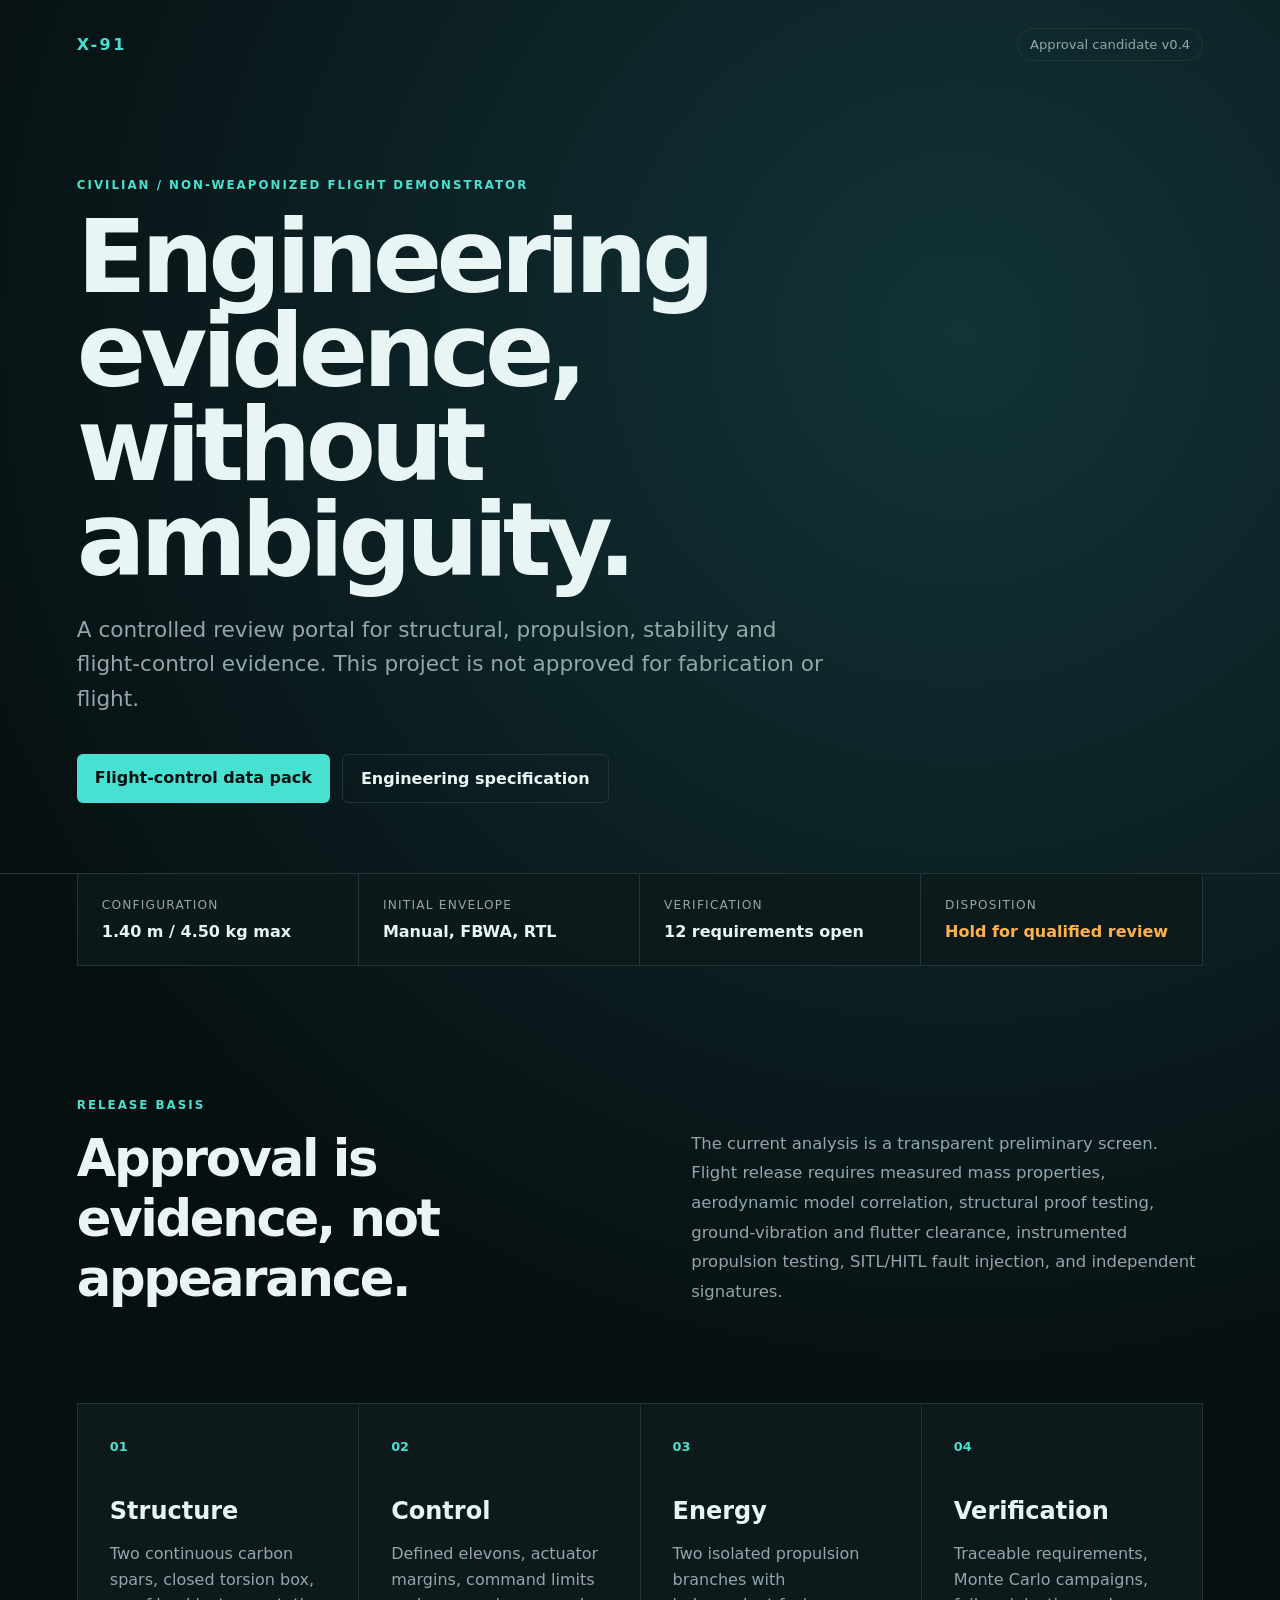
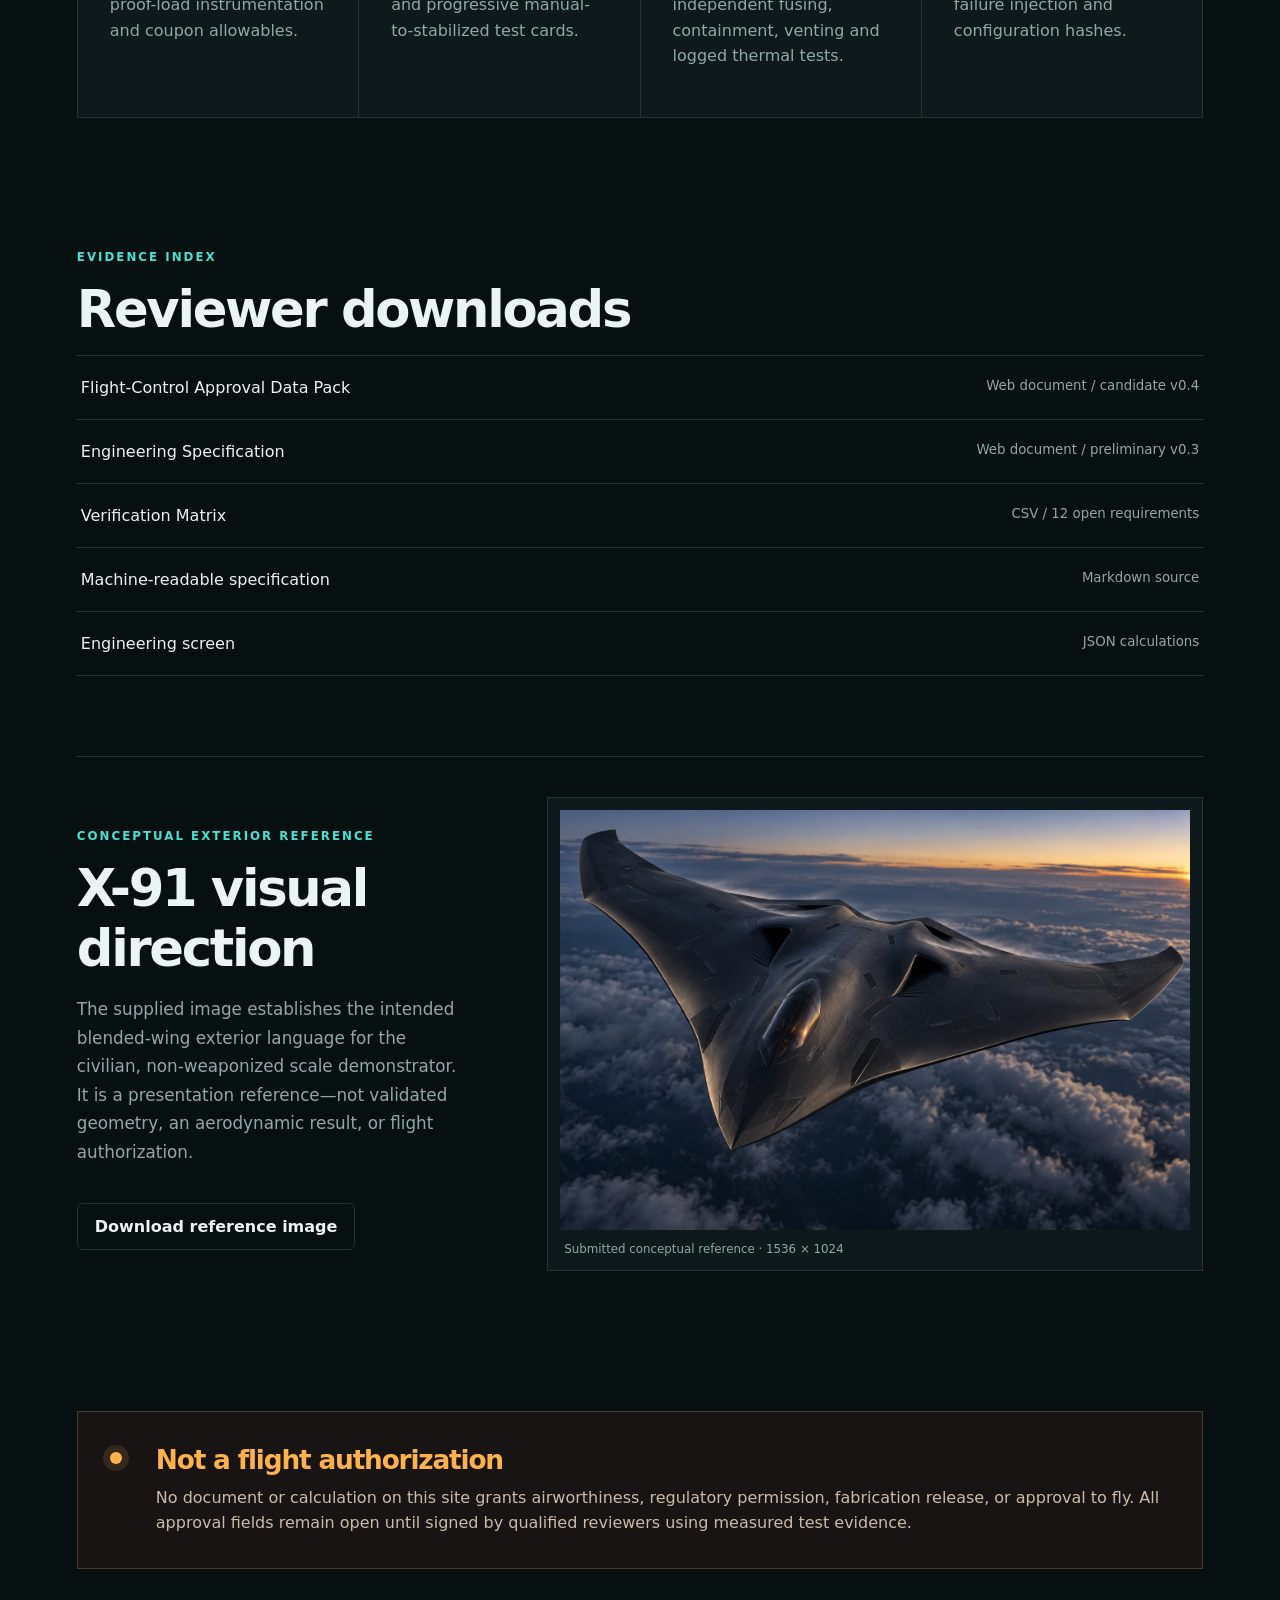
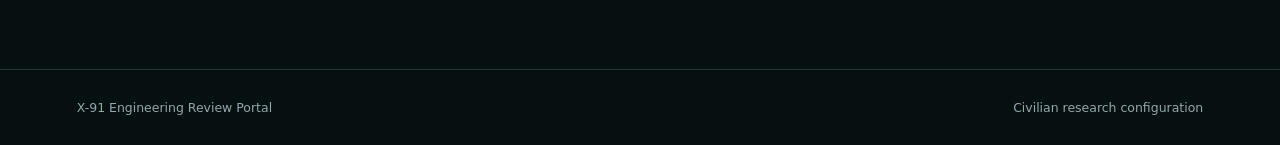
<file: index.html>
<!doctype html>
<html lang="en">
<head>
  <meta charset="utf-8">
  <meta name="viewport" content="width=device-width,initial-scale=1">
  <meta name="description" content="X-91 civilian demonstrator engineering review portal">
  <title>X-91 Engineering Review Portal</title>
  <link rel="stylesheet" href="styles.css">
</head>
<body>
  <header class="hero">
    <nav><span class="mark">X-91</span><span class="nav-status">Approval candidate v0.4</span></nav>
    <div class="hero-copy">
      <p class="eyebrow">Civilian / non-weaponized flight demonstrator</p>
      <h1>Engineering evidence,<br>without ambiguity.</h1>
      <p class="lede">A controlled review portal for structural, propulsion, stability and flight-control evidence. This project is not approved for fabrication or flight.</p>
      <div class="actions">
        <a class="primary" href="flight-control.html">Flight-control data pack</a>
        <a class="secondary" href="engineering-spec.html">Engineering specification</a>
      </div>
    </div>
  </header>

  <main>
    <section class="status-grid" aria-label="Program status">
      <article><span>Configuration</span><strong>1.40 m / 4.50 kg max</strong></article>
      <article><span>Initial envelope</span><strong>Manual, FBWA, RTL</strong></article>
      <article><span>Verification</span><strong>12 requirements open</strong></article>
      <article class="hold"><span>Disposition</span><strong>Hold for qualified review</strong></article>
    </section>

    <section class="content-section">
      <div>
        <p class="eyebrow">Release basis</p>
        <h2>Approval is evidence, not appearance.</h2>
      </div>
      <p>The current analysis is a transparent preliminary screen. Flight release requires measured mass properties, aerodynamic model correlation, structural proof testing, ground-vibration and flutter clearance, instrumented propulsion testing, SITL/HITL fault injection, and independent signatures.</p>
    </section>

    <section class="cards">
      <article><b>01</b><h3>Structure</h3><p>Two continuous carbon spars, closed torsion box, proof-load instrumentation and coupon allowables.</p></article>
      <article><b>02</b><h3>Control</h3><p>Defined elevons, actuator margins, command limits and progressive manual-to-stabilized test cards.</p></article>
      <article><b>03</b><h3>Energy</h3><p>Two isolated propulsion branches with independent fusing, containment, venting and logged thermal tests.</p></article>
      <article><b>04</b><h3>Verification</h3><p>Traceable requirements, Monte Carlo campaigns, failure injection and configuration hashes.</p></article>
    </section>

    <section class="evidence">
      <p class="eyebrow">Evidence index</p>
      <h2>Reviewer downloads</h2>
      <div class="download-list">
        <a href="flight-control.html"><span>Flight-Control Approval Data Pack</span><small>Web document / candidate v0.4</small></a>
        <a href="engineering-spec.html"><span>Engineering Specification</span><small>Web document / preliminary v0.3</small></a>
        <a href="docs/flight_control_verification_matrix_v0.4.csv"><span>Verification Matrix</span><small>CSV / 12 open requirements</small></a>
        <a href="source/ENGINEERING_SPEC_v0.3.md"><span>Machine-readable specification</span><small>Markdown source</small></a>
        <a href="source/results/v0.3/engineering_screen.json"><span>Engineering screen</span><small>JSON calculations</small></a>
      </div>
    </section>

    <section class="visual-study" aria-labelledby="visual-study-title">
      <div class="visual-study-copy">
        <p class="eyebrow">Conceptual exterior reference</p>
        <h2 id="visual-study-title">X-91 visual direction</h2>
        <p>The supplied image establishes the intended blended-wing exterior language for the civilian, non-weaponized scale demonstrator. It is a presentation reference—not validated geometry, an aerodynamic result, or flight authorization.</p>
        <a class="secondary visual-download" href="assets/x91-concept-reference.jpg" download>Download reference image</a>
      </div>
      <figure>
        <img src="assets/x91-concept-reference.jpg" alt="Dark blended-wing conceptual X-91 aircraft flying above clouds at sunset">
        <figcaption>Submitted conceptual reference · 1536 × 1024</figcaption>
      </figure>
    </section>

    <section class="notice">
      <div class="pulse"></div>
      <div><h2>Not a flight authorization</h2><p>No document or calculation on this site grants airworthiness, regulatory permission, fabrication release, or approval to fly. All approval fields remain open until signed by qualified reviewers using measured test evidence.</p></div>
    </section>
  </main>

  <footer><span>X-91 Engineering Review Portal</span><span>Civilian research configuration</span></footer>
</body>
</html>
</file>
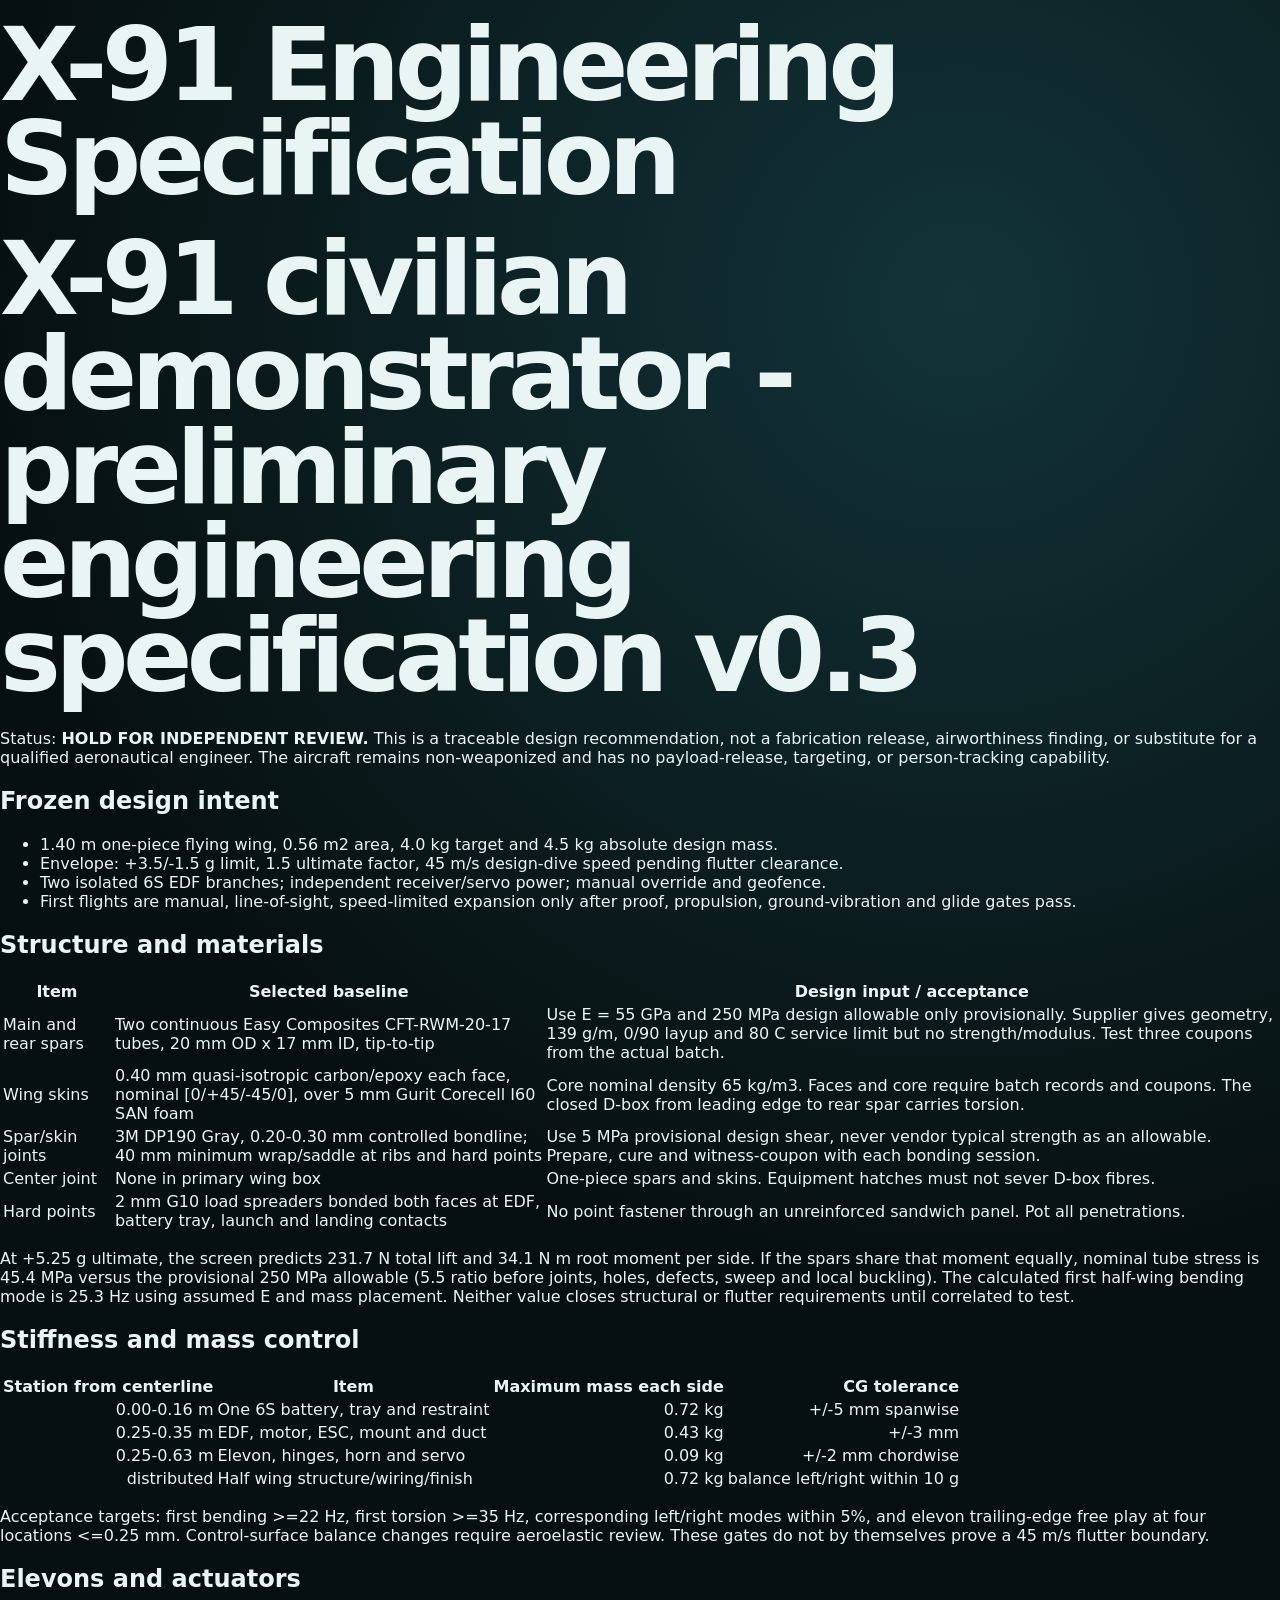
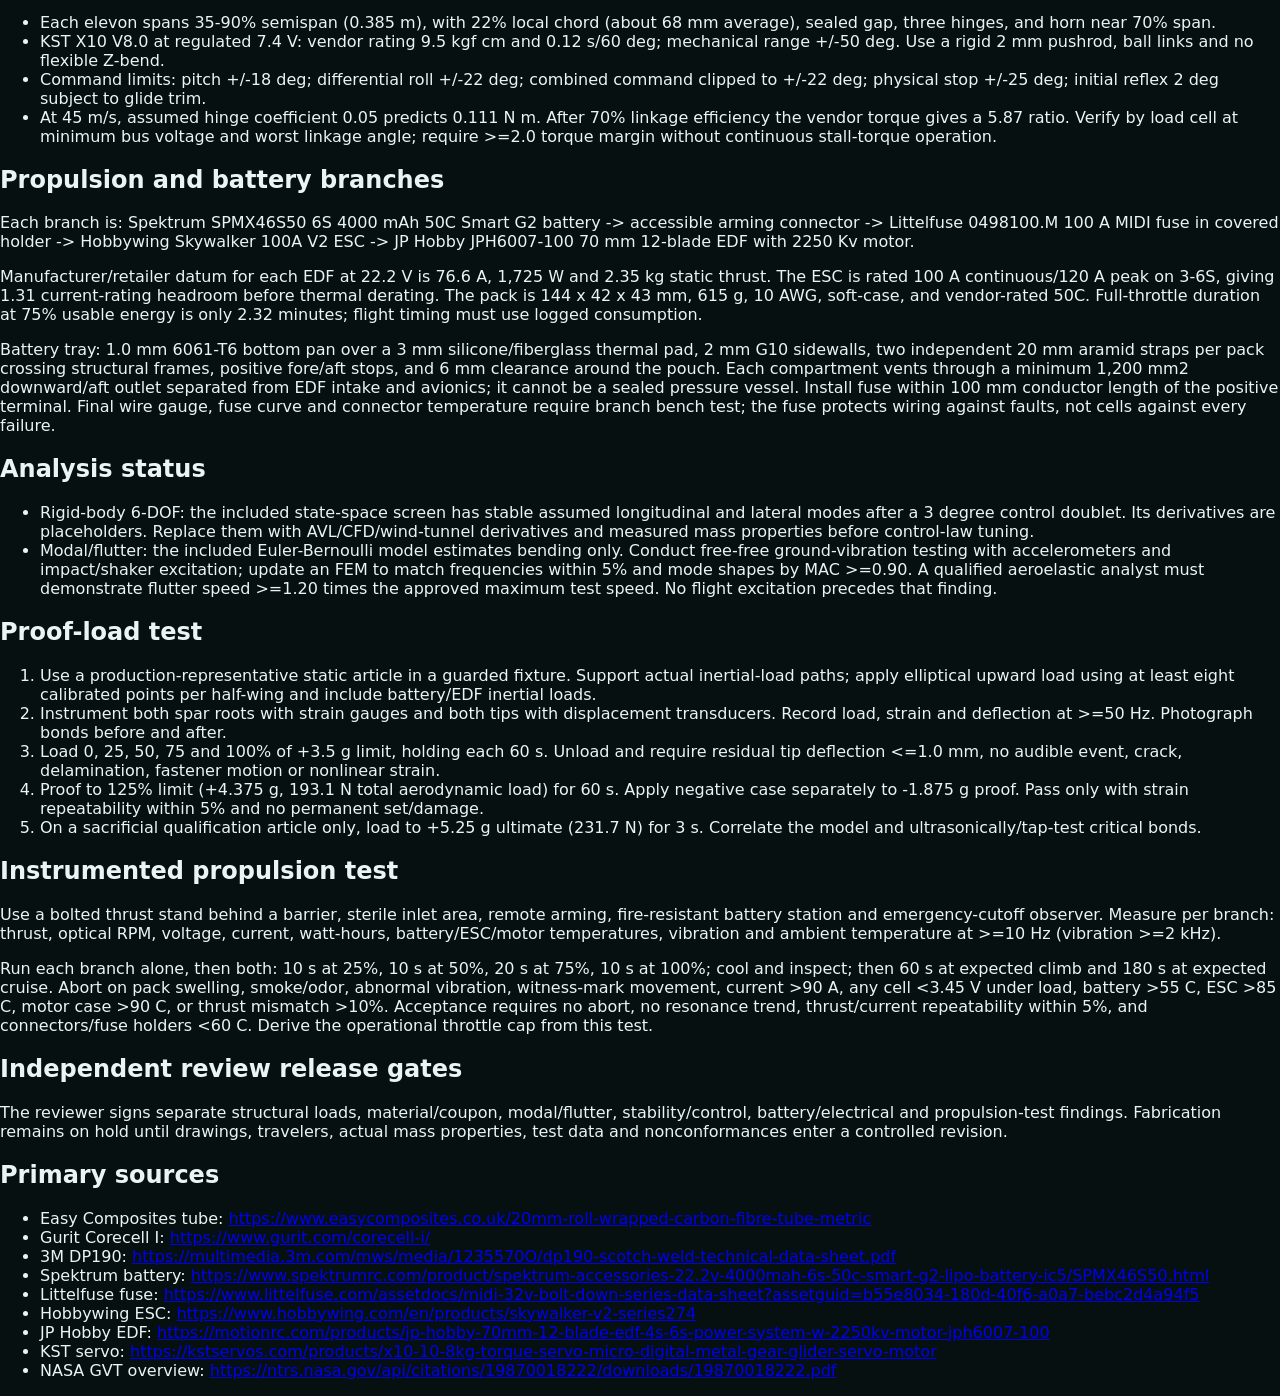
<file: engineering-spec.html>
<!DOCTYPE html>
<html xmlns="http://www.w3.org/1999/xhtml" lang="" xml:lang="">
<head>
  <meta charset="utf-8" />
  <meta name="generator" content="pandoc" />
  <meta name="viewport" content="width=device-width, initial-scale=1.0, user-scalable=yes" />
  <title>X-91 Engineering Specification</title>
  <style>
    code{white-space: pre-wrap;}
    span.smallcaps{font-variant: small-caps;}
    div.columns{display: flex; gap: min(4vw, 1.5em);}
    div.column{flex: auto; overflow-x: auto;}
    div.hanging-indent{margin-left: 1.5em; text-indent: -1.5em;}
    /* The extra [class] is a hack that increases specificity enough to
       override a similar rule in reveal.js */
    ul.task-list[class]{list-style: none;}
    ul.task-list li input[type="checkbox"] {
      font-size: inherit;
      width: 0.8em;
      margin: 0 0.8em 0.2em -1.6em;
      vertical-align: middle;
    }
    .display.math{display: block; text-align: center; margin: 0.5rem auto;}
  </style>
  <link rel="stylesheet" href="styles.css" />
</head>
<body>
<header id="title-block-header">
<h1 class="title">X-91 Engineering Specification</h1>
</header>
<h1
id="x-91-civilian-demonstrator---preliminary-engineering-specification-v03">X-91
civilian demonstrator - preliminary engineering specification v0.3</h1>
<p>Status: <strong>HOLD FOR INDEPENDENT REVIEW.</strong> This is a
traceable design recommendation, not a fabrication release,
airworthiness finding, or substitute for a qualified aeronautical
engineer. The aircraft remains non-weaponized and has no
payload-release, targeting, or person-tracking capability.</p>
<h2 id="frozen-design-intent">Frozen design intent</h2>
<ul>
<li>1.40 m one-piece flying wing, 0.56 m2 area, 4.0 kg target and 4.5 kg
absolute design mass.</li>
<li>Envelope: +3.5/-1.5 g limit, 1.5 ultimate factor, 45 m/s design-dive
speed pending flutter clearance.</li>
<li>Two isolated 6S EDF branches; independent receiver/servo power;
manual override and geofence.</li>
<li>First flights are manual, line-of-sight, speed-limited expansion
only after proof, propulsion, ground-vibration and glide gates
pass.</li>
</ul>
<h2 id="structure-and-materials">Structure and materials</h2>
<table>
<thead>
<tr class="header">
<th>Item</th>
<th>Selected baseline</th>
<th>Design input / acceptance</th>
</tr>
</thead>
<tbody>
<tr class="odd">
<td>Main and rear spars</td>
<td>Two continuous Easy Composites CFT-RWM-20-17 tubes, 20 mm OD x 17 mm
ID, tip-to-tip</td>
<td>Use E = 55 GPa and 250 MPa design allowable only provisionally.
Supplier gives geometry, 139 g/m, 0/90 layup and 80 C service limit but
no strength/modulus. Test three coupons from the actual batch.</td>
</tr>
<tr class="even">
<td>Wing skins</td>
<td>0.40 mm quasi-isotropic carbon/epoxy each face, nominal
[0/+45/-45/0], over 5 mm Gurit Corecell I60 SAN foam</td>
<td>Core nominal density 65 kg/m3. Faces and core require batch records
and coupons. The closed D-box from leading edge to rear spar carries
torsion.</td>
</tr>
<tr class="odd">
<td>Spar/skin joints</td>
<td>3M DP190 Gray, 0.20-0.30 mm controlled bondline; 40 mm minimum
wrap/saddle at ribs and hard points</td>
<td>Use 5 MPa provisional design shear, never vendor typical strength as
an allowable. Prepare, cure and witness-coupon with each bonding
session.</td>
</tr>
<tr class="even">
<td>Center joint</td>
<td>None in primary wing box</td>
<td>One-piece spars and skins. Equipment hatches must not sever D-box
fibres.</td>
</tr>
<tr class="odd">
<td>Hard points</td>
<td>2 mm G10 load spreaders bonded both faces at EDF, battery tray,
launch and landing contacts</td>
<td>No point fastener through an unreinforced sandwich panel. Pot all
penetrations.</td>
</tr>
</tbody>
</table>
<p>At +5.25 g ultimate, the screen predicts 231.7 N total lift and 34.1
N m root moment per side. If the spars share that moment equally,
nominal tube stress is 45.4 MPa versus the provisional 250 MPa allowable
(5.5 ratio before joints, holes, defects, sweep and local buckling). The
calculated first half-wing bending mode is 25.3 Hz using assumed E and
mass placement. Neither value closes structural or flutter requirements
until correlated to test.</p>
<h2 id="stiffness-and-mass-control">Stiffness and mass control</h2>
<table>
<thead>
<tr class="header">
<th style="text-align: right;">Station from centerline</th>
<th>Item</th>
<th style="text-align: right;">Maximum mass each side</th>
<th style="text-align: right;">CG tolerance</th>
</tr>
</thead>
<tbody>
<tr class="odd">
<td style="text-align: right;">0.00-0.16 m</td>
<td>One 6S battery, tray and restraint</td>
<td style="text-align: right;">0.72 kg</td>
<td style="text-align: right;">+/-5 mm spanwise</td>
</tr>
<tr class="even">
<td style="text-align: right;">0.25-0.35 m</td>
<td>EDF, motor, ESC, mount and duct</td>
<td style="text-align: right;">0.43 kg</td>
<td style="text-align: right;">+/-3 mm</td>
</tr>
<tr class="odd">
<td style="text-align: right;">0.25-0.63 m</td>
<td>Elevon, hinges, horn and servo</td>
<td style="text-align: right;">0.09 kg</td>
<td style="text-align: right;">+/-2 mm chordwise</td>
</tr>
<tr class="even">
<td style="text-align: right;">distributed</td>
<td>Half wing structure/wiring/finish</td>
<td style="text-align: right;">0.72 kg</td>
<td style="text-align: right;">balance left/right within 10 g</td>
</tr>
</tbody>
</table>
<p>Acceptance targets: first bending &gt;=22 Hz, first torsion &gt;=35
Hz, corresponding left/right modes within 5%, and elevon trailing-edge
free play at four locations &lt;=0.25 mm. Control-surface balance
changes require aeroelastic review. These gates do not by themselves
prove a 45 m/s flutter boundary.</p>
<h2 id="elevons-and-actuators">Elevons and actuators</h2>
<ul>
<li>Each elevon spans 35-90% semispan (0.385 m), with 22% local chord
(about 68 mm average), sealed gap, three hinges, and horn near 70%
span.</li>
<li>KST X10 V8.0 at regulated 7.4 V: vendor rating 9.5 kgf cm and 0.12
s/60 deg; mechanical range +/-50 deg. Use a rigid 2 mm pushrod, ball
links and no flexible Z-bend.</li>
<li>Command limits: pitch +/-18 deg; differential roll +/-22 deg;
combined command clipped to +/-22 deg; physical stop +/-25 deg; initial
reflex 2 deg subject to glide trim.</li>
<li>At 45 m/s, assumed hinge coefficient 0.05 predicts 0.111 N m. After
70% linkage efficiency the vendor torque gives a 5.87 ratio. Verify by
load cell at minimum bus voltage and worst linkage angle; require
&gt;=2.0 torque margin without continuous stall-torque operation.</li>
</ul>
<h2 id="propulsion-and-battery-branches">Propulsion and battery
branches</h2>
<p>Each branch is: Spektrum SPMX46S50 6S 4000 mAh 50C Smart G2 battery
-&gt; accessible arming connector -&gt; Littelfuse 0498100.M 100 A MIDI
fuse in covered holder -&gt; Hobbywing Skywalker 100A V2 ESC -&gt; JP
Hobby JPH6007-100 70 mm 12-blade EDF with 2250 Kv motor.</p>
<p>Manufacturer/retailer datum for each EDF at 22.2 V is 76.6 A, 1,725 W
and 2.35 kg static thrust. The ESC is rated 100 A continuous/120 A peak
on 3-6S, giving 1.31 current-rating headroom before thermal derating.
The pack is 144 x 42 x 43 mm, 615 g, 10 AWG, soft-case, and vendor-rated
50C. Full-throttle duration at 75% usable energy is only 2.32 minutes;
flight timing must use logged consumption.</p>
<p>Battery tray: 1.0 mm 6061-T6 bottom pan over a 3 mm
silicone/fiberglass thermal pad, 2 mm G10 sidewalls, two independent 20
mm aramid straps per pack crossing structural frames, positive fore/aft
stops, and 6 mm clearance around the pouch. Each compartment vents
through a minimum 1,200 mm2 downward/aft outlet separated from EDF
intake and avionics; it cannot be a sealed pressure vessel. Install fuse
within 100 mm conductor length of the positive terminal. Final wire
gauge, fuse curve and connector temperature require branch bench test;
the fuse protects wiring against faults, not cells against every
failure.</p>
<h2 id="analysis-status">Analysis status</h2>
<ul>
<li>Rigid-body 6-DOF: the included state-space screen has stable assumed
longitudinal and lateral modes after a 3 degree control doublet. Its
derivatives are placeholders. Replace them with AVL/CFD/wind-tunnel
derivatives and measured mass properties before control-law tuning.</li>
<li>Modal/flutter: the included Euler-Bernoulli model estimates bending
only. Conduct free-free ground-vibration testing with accelerometers and
impact/shaker excitation; update an FEM to match frequencies within 5%
and mode shapes by MAC &gt;=0.90. A qualified aeroelastic analyst must
demonstrate flutter speed &gt;=1.20 times the approved maximum test
speed. No flight excitation precedes that finding.</li>
</ul>
<h2 id="proof-load-test">Proof-load test</h2>
<ol type="1">
<li>Use a production-representative static article in a guarded fixture.
Support actual inertial-load paths; apply elliptical upward load using
at least eight calibrated points per half-wing and include battery/EDF
inertial loads.</li>
<li>Instrument both spar roots with strain gauges and both tips with
displacement transducers. Record load, strain and deflection at &gt;=50
Hz. Photograph bonds before and after.</li>
<li>Load 0, 25, 50, 75 and 100% of +3.5 g limit, holding each 60 s.
Unload and require residual tip deflection &lt;=1.0 mm, no audible
event, crack, delamination, fastener motion or nonlinear strain.</li>
<li>Proof to 125% limit (+4.375 g, 193.1 N total aerodynamic load) for
60 s. Apply negative case separately to -1.875 g proof. Pass only with
strain repeatability within 5% and no permanent set/damage.</li>
<li>On a sacrificial qualification article only, load to +5.25 g
ultimate (231.7 N) for 3 s. Correlate the model and
ultrasonically/tap-test critical bonds.</li>
</ol>
<h2 id="instrumented-propulsion-test">Instrumented propulsion test</h2>
<p>Use a bolted thrust stand behind a barrier, sterile inlet area,
remote arming, fire-resistant battery station and emergency-cutoff
observer. Measure per branch: thrust, optical RPM, voltage, current,
watt-hours, battery/ESC/motor temperatures, vibration and ambient
temperature at &gt;=10 Hz (vibration &gt;=2 kHz).</p>
<p>Run each branch alone, then both: 10 s at 25%, 10 s at 50%, 20 s at
75%, 10 s at 100%; cool and inspect; then 60 s at expected climb and 180
s at expected cruise. Abort on pack swelling, smoke/odor, abnormal
vibration, witness-mark movement, current &gt;90 A, any cell &lt;3.45 V
under load, battery &gt;55 C, ESC &gt;85 C, motor case &gt;90 C, or
thrust mismatch &gt;10%. Acceptance requires no abort, no resonance
trend, thrust/current repeatability within 5%, and connectors/fuse
holders &lt;60 C. Derive the operational throttle cap from this
test.</p>
<h2 id="independent-review-release-gates">Independent review release
gates</h2>
<p>The reviewer signs separate structural loads, material/coupon,
modal/flutter, stability/control, battery/electrical and propulsion-test
findings. Fabrication remains on hold until drawings, travelers, actual
mass properties, test data and nonconformances enter a controlled
revision.</p>
<h2 id="primary-sources">Primary sources</h2>
<ul>
<li>Easy Composites tube: <a
href="https://www.easycomposites.co.uk/20mm-roll-wrapped-carbon-fibre-tube-metric">https://www.easycomposites.co.uk/20mm-roll-wrapped-carbon-fibre-tube-metric</a></li>
<li>Gurit Corecell I: <a
href="https://www.gurit.com/corecell-i/">https://www.gurit.com/corecell-i/</a></li>
<li>3M DP190: <a
href="https://multimedia.3m.com/mws/media/1235570O/dp190-scotch-weld-technical-data-sheet.pdf">https://multimedia.3m.com/mws/media/1235570O/dp190-scotch-weld-technical-data-sheet.pdf</a></li>
<li>Spektrum battery: <a
href="https://www.spektrumrc.com/product/spektrum-accessories-22.2v-4000mah-6s-50c-smart-g2-lipo-battery-ic5/SPMX46S50.html">https://www.spektrumrc.com/product/spektrum-accessories-22.2v-4000mah-6s-50c-smart-g2-lipo-battery-ic5/SPMX46S50.html</a></li>
<li>Littelfuse fuse: <a
href="https://www.littelfuse.com/assetdocs/midi-32v-bolt-down-series-data-sheet?assetguid=b55e8034-180d-40f6-a0a7-bebc2d4a94f5">https://www.littelfuse.com/assetdocs/midi-32v-bolt-down-series-data-sheet?assetguid=b55e8034-180d-40f6-a0a7-bebc2d4a94f5</a></li>
<li>Hobbywing ESC: <a
href="https://www.hobbywing.com/en/products/skywalker-v2-series274">https://www.hobbywing.com/en/products/skywalker-v2-series274</a></li>
<li>JP Hobby EDF: <a
href="https://motionrc.com/products/jp-hobby-70mm-12-blade-edf-4s-6s-power-system-w-2250kv-motor-jph6007-100">https://motionrc.com/products/jp-hobby-70mm-12-blade-edf-4s-6s-power-system-w-2250kv-motor-jph6007-100</a></li>
<li>KST servo: <a
href="https://kstservos.com/products/x10-10-8kg-torque-servo-micro-digital-metal-gear-glider-servo-motor">https://kstservos.com/products/x10-10-8kg-torque-servo-micro-digital-metal-gear-glider-servo-motor</a></li>
<li>NASA GVT overview: <a
href="https://ntrs.nasa.gov/api/citations/19870018222/downloads/19870018222.pdf">https://ntrs.nasa.gov/api/citations/19870018222/downloads/19870018222.pdf</a></li>
</ul>
</body>
</html>
</file>
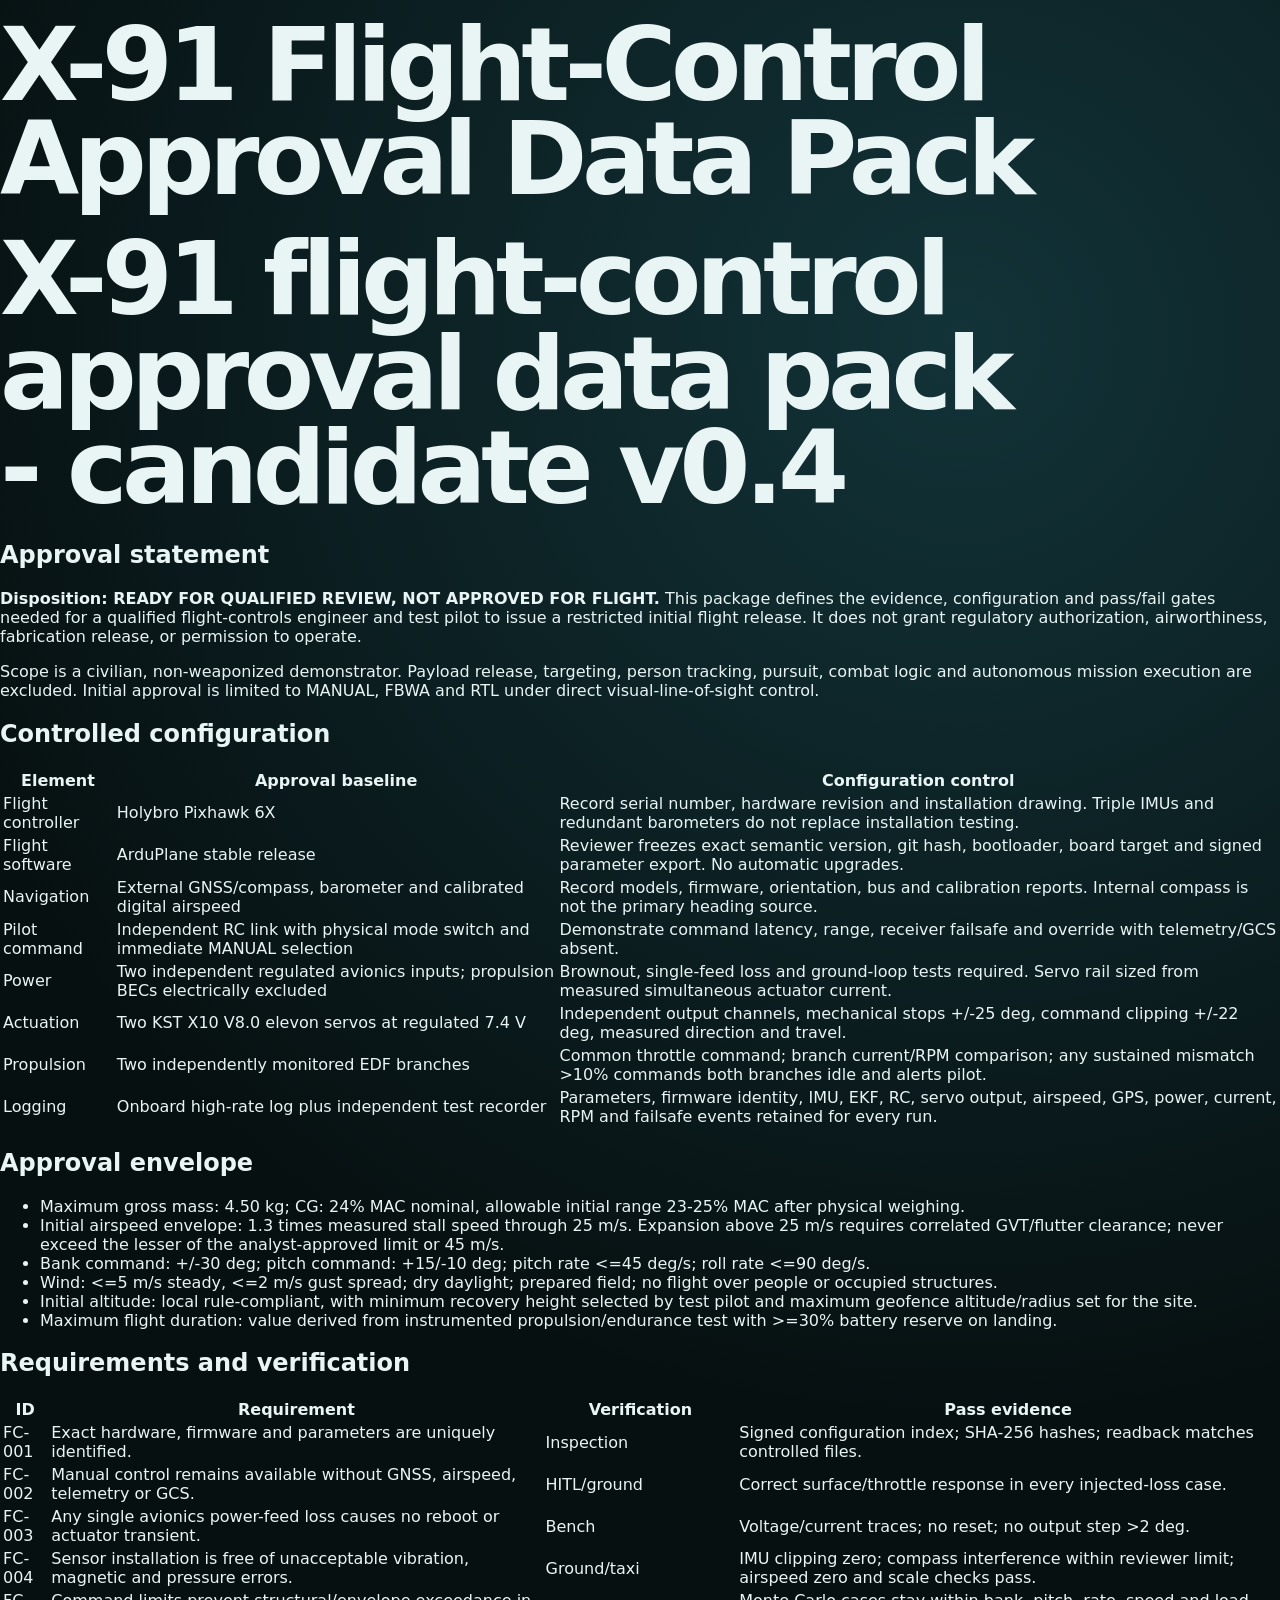
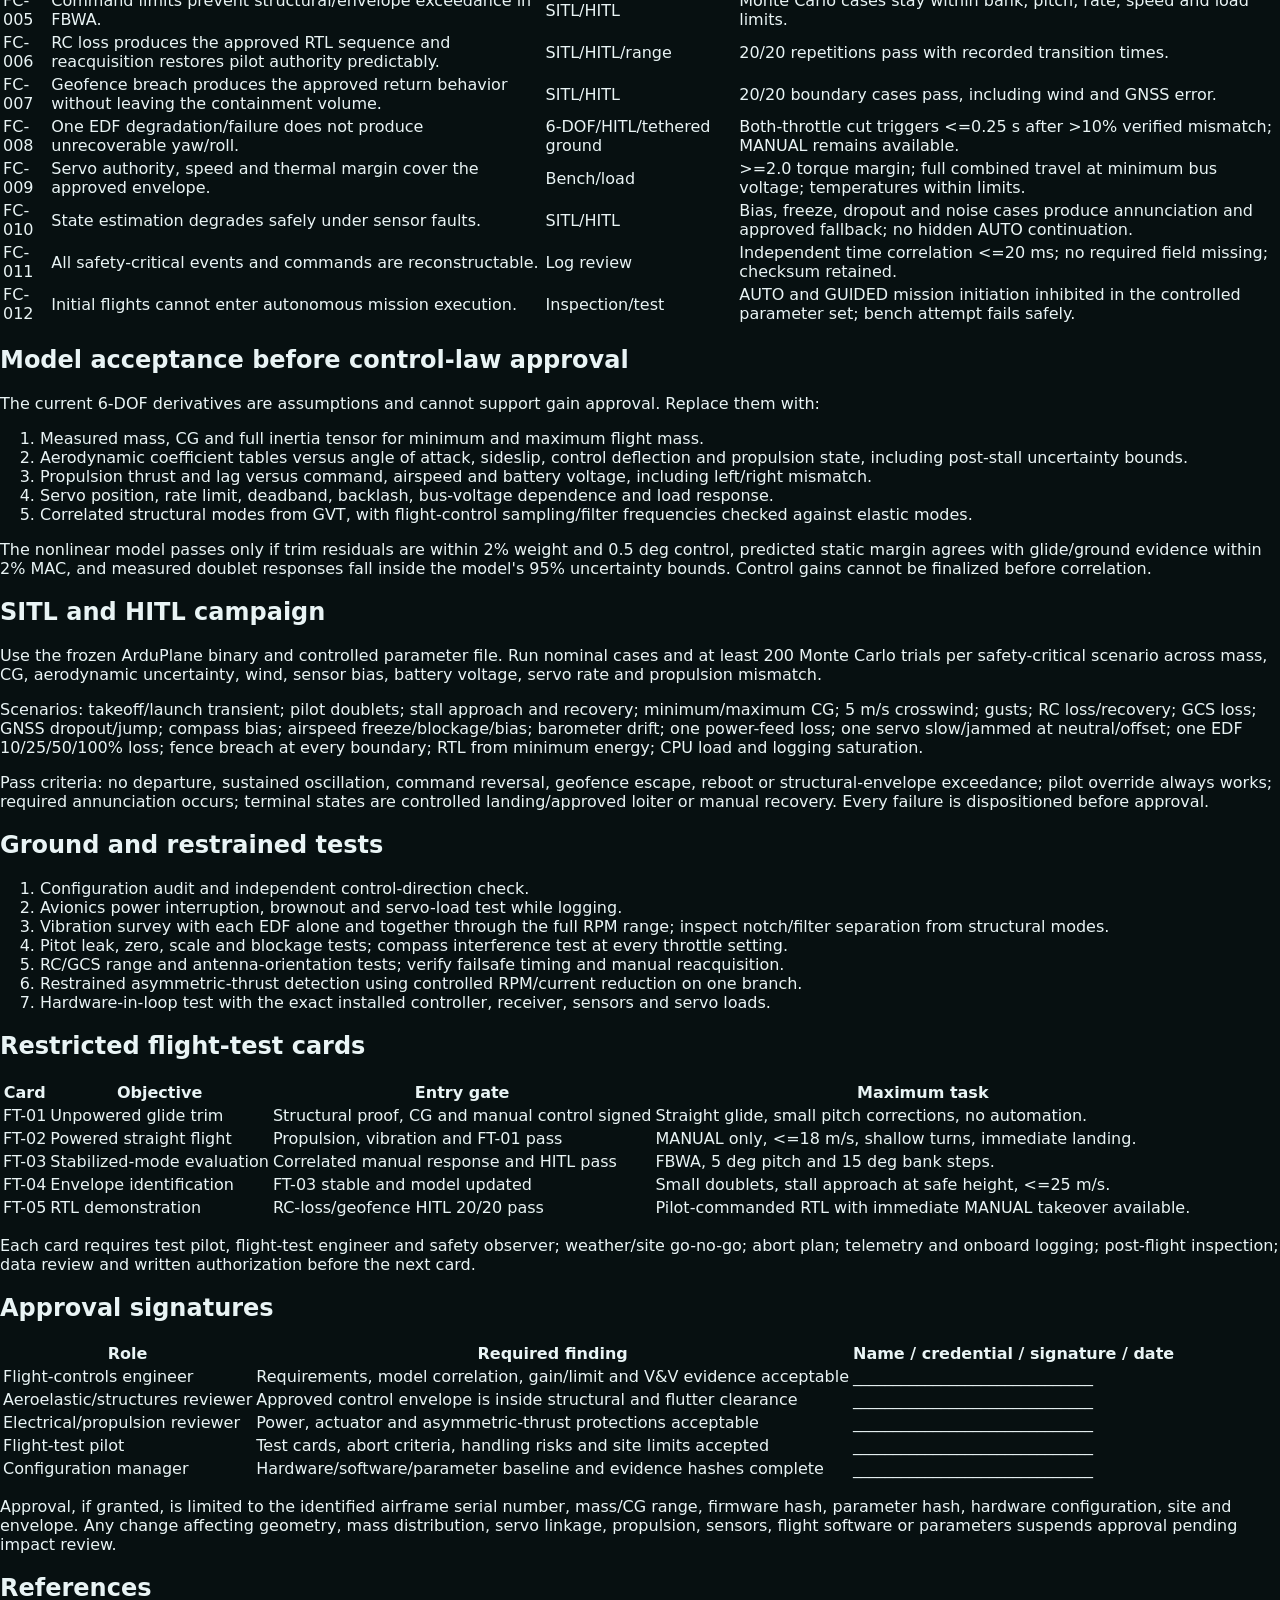
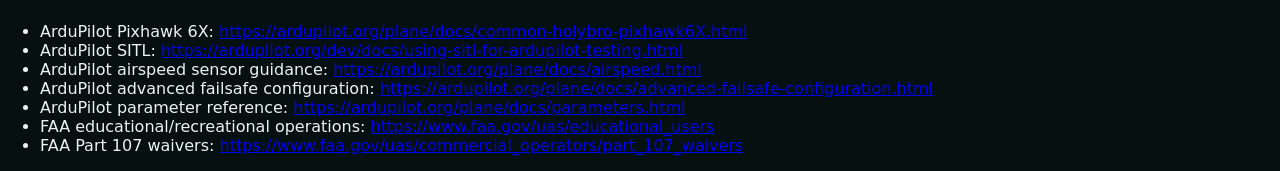
<file: flight-control.html>
<!DOCTYPE html>
<html xmlns="http://www.w3.org/1999/xhtml" lang="" xml:lang="">
<head>
  <meta charset="utf-8" />
  <meta name="generator" content="pandoc" />
  <meta name="viewport" content="width=device-width, initial-scale=1.0, user-scalable=yes" />
  <title>X-91 Flight-Control Approval Data Pack</title>
  <style>
    code{white-space: pre-wrap;}
    span.smallcaps{font-variant: small-caps;}
    div.columns{display: flex; gap: min(4vw, 1.5em);}
    div.column{flex: auto; overflow-x: auto;}
    div.hanging-indent{margin-left: 1.5em; text-indent: -1.5em;}
    /* The extra [class] is a hack that increases specificity enough to
       override a similar rule in reveal.js */
    ul.task-list[class]{list-style: none;}
    ul.task-list li input[type="checkbox"] {
      font-size: inherit;
      width: 0.8em;
      margin: 0 0.8em 0.2em -1.6em;
      vertical-align: middle;
    }
    .display.math{display: block; text-align: center; margin: 0.5rem auto;}
  </style>
  <link rel="stylesheet" href="styles.css" />
</head>
<body>
<header id="title-block-header">
<h1 class="title">X-91 Flight-Control Approval Data Pack</h1>
</header>
<h1 id="x-91-flight-control-approval-data-pack---candidate-v04">X-91
flight-control approval data pack - candidate v0.4</h1>
<h2 id="approval-statement">Approval statement</h2>
<p><strong>Disposition: READY FOR QUALIFIED REVIEW, NOT APPROVED FOR
FLIGHT.</strong> This package defines the evidence, configuration and
pass/fail gates needed for a qualified flight-controls engineer and test
pilot to issue a restricted initial flight release. It does not grant
regulatory authorization, airworthiness, fabrication release, or
permission to operate.</p>
<p>Scope is a civilian, non-weaponized demonstrator. Payload release,
targeting, person tracking, pursuit, combat logic and autonomous mission
execution are excluded. Initial approval is limited to MANUAL, FBWA and
RTL under direct visual-line-of-sight control.</p>
<h2 id="controlled-configuration">Controlled configuration</h2>
<table>
<thead>
<tr class="header">
<th>Element</th>
<th>Approval baseline</th>
<th>Configuration control</th>
</tr>
</thead>
<tbody>
<tr class="odd">
<td>Flight controller</td>
<td>Holybro Pixhawk 6X</td>
<td>Record serial number, hardware revision and installation drawing.
Triple IMUs and redundant barometers do not replace installation
testing.</td>
</tr>
<tr class="even">
<td>Flight software</td>
<td>ArduPlane stable release</td>
<td>Reviewer freezes exact semantic version, git hash, bootloader, board
target and signed parameter export. No automatic upgrades.</td>
</tr>
<tr class="odd">
<td>Navigation</td>
<td>External GNSS/compass, barometer and calibrated digital
airspeed</td>
<td>Record models, firmware, orientation, bus and calibration reports.
Internal compass is not the primary heading source.</td>
</tr>
<tr class="even">
<td>Pilot command</td>
<td>Independent RC link with physical mode switch and immediate MANUAL
selection</td>
<td>Demonstrate command latency, range, receiver failsafe and override
with telemetry/GCS absent.</td>
</tr>
<tr class="odd">
<td>Power</td>
<td>Two independent regulated avionics inputs; propulsion BECs
electrically excluded</td>
<td>Brownout, single-feed loss and ground-loop tests required. Servo
rail sized from measured simultaneous actuator current.</td>
</tr>
<tr class="even">
<td>Actuation</td>
<td>Two KST X10 V8.0 elevon servos at regulated 7.4 V</td>
<td>Independent output channels, mechanical stops +/-25 deg, command
clipping +/-22 deg, measured direction and travel.</td>
</tr>
<tr class="odd">
<td>Propulsion</td>
<td>Two independently monitored EDF branches</td>
<td>Common throttle command; branch current/RPM comparison; any
sustained mismatch &gt;10% commands both branches idle and alerts
pilot.</td>
</tr>
<tr class="even">
<td>Logging</td>
<td>Onboard high-rate log plus independent test recorder</td>
<td>Parameters, firmware identity, IMU, EKF, RC, servo output, airspeed,
GPS, power, current, RPM and failsafe events retained for every
run.</td>
</tr>
</tbody>
</table>
<h2 id="approval-envelope">Approval envelope</h2>
<ul>
<li>Maximum gross mass: 4.50 kg; CG: 24% MAC nominal, allowable initial
range 23-25% MAC after physical weighing.</li>
<li>Initial airspeed envelope: 1.3 times measured stall speed through 25
m/s. Expansion above 25 m/s requires correlated GVT/flutter clearance;
never exceed the lesser of the analyst-approved limit or 45 m/s.</li>
<li>Bank command: +/-30 deg; pitch command: +15/-10 deg; pitch rate
&lt;=45 deg/s; roll rate &lt;=90 deg/s.</li>
<li>Wind: &lt;=5 m/s steady, &lt;=2 m/s gust spread; dry daylight;
prepared field; no flight over people or occupied structures.</li>
<li>Initial altitude: local rule-compliant, with minimum recovery height
selected by test pilot and maximum geofence altitude/radius set for the
site.</li>
<li>Maximum flight duration: value derived from instrumented
propulsion/endurance test with &gt;=30% battery reserve on landing.</li>
</ul>
<h2 id="requirements-and-verification">Requirements and
verification</h2>
<table>
<thead>
<tr class="header">
<th>ID</th>
<th>Requirement</th>
<th>Verification</th>
<th>Pass evidence</th>
</tr>
</thead>
<tbody>
<tr class="odd">
<td>FC-001</td>
<td>Exact hardware, firmware and parameters are uniquely
identified.</td>
<td>Inspection</td>
<td>Signed configuration index; SHA-256 hashes; readback matches
controlled files.</td>
</tr>
<tr class="even">
<td>FC-002</td>
<td>Manual control remains available without GNSS, airspeed, telemetry
or GCS.</td>
<td>HITL/ground</td>
<td>Correct surface/throttle response in every injected-loss case.</td>
</tr>
<tr class="odd">
<td>FC-003</td>
<td>Any single avionics power-feed loss causes no reboot or actuator
transient.</td>
<td>Bench</td>
<td>Voltage/current traces; no reset; no output step &gt;2 deg.</td>
</tr>
<tr class="even">
<td>FC-004</td>
<td>Sensor installation is free of unacceptable vibration, magnetic and
pressure errors.</td>
<td>Ground/taxi</td>
<td>IMU clipping zero; compass interference within reviewer limit;
airspeed zero and scale checks pass.</td>
</tr>
<tr class="odd">
<td>FC-005</td>
<td>Command limits prevent structural/envelope exceedance in FBWA.</td>
<td>SITL/HITL</td>
<td>Monte Carlo cases stay within bank, pitch, rate, speed and load
limits.</td>
</tr>
<tr class="even">
<td>FC-006</td>
<td>RC loss produces the approved RTL sequence and reacquisition
restores pilot authority predictably.</td>
<td>SITL/HITL/range</td>
<td>20/20 repetitions pass with recorded transition times.</td>
</tr>
<tr class="odd">
<td>FC-007</td>
<td>Geofence breach produces the approved return behavior without
leaving the containment volume.</td>
<td>SITL/HITL</td>
<td>20/20 boundary cases pass, including wind and GNSS error.</td>
</tr>
<tr class="even">
<td>FC-008</td>
<td>One EDF degradation/failure does not produce unrecoverable
yaw/roll.</td>
<td>6-DOF/HITL/tethered ground</td>
<td>Both-throttle cut triggers &lt;=0.25 s after &gt;10% verified
mismatch; MANUAL remains available.</td>
</tr>
<tr class="odd">
<td>FC-009</td>
<td>Servo authority, speed and thermal margin cover the approved
envelope.</td>
<td>Bench/load</td>
<td>&gt;=2.0 torque margin; full combined travel at minimum bus voltage;
temperatures within limits.</td>
</tr>
<tr class="even">
<td>FC-010</td>
<td>State estimation degrades safely under sensor faults.</td>
<td>SITL/HITL</td>
<td>Bias, freeze, dropout and noise cases produce annunciation and
approved fallback; no hidden AUTO continuation.</td>
</tr>
<tr class="odd">
<td>FC-011</td>
<td>All safety-critical events and commands are reconstructable.</td>
<td>Log review</td>
<td>Independent time correlation &lt;=20 ms; no required field missing;
checksum retained.</td>
</tr>
<tr class="even">
<td>FC-012</td>
<td>Initial flights cannot enter autonomous mission execution.</td>
<td>Inspection/test</td>
<td>AUTO and GUIDED mission initiation inhibited in the controlled
parameter set; bench attempt fails safely.</td>
</tr>
</tbody>
</table>
<h2 id="model-acceptance-before-control-law-approval">Model acceptance
before control-law approval</h2>
<p>The current 6-DOF derivatives are assumptions and cannot support gain
approval. Replace them with:</p>
<ol type="1">
<li>Measured mass, CG and full inertia tensor for minimum and maximum
flight mass.</li>
<li>Aerodynamic coefficient tables versus angle of attack, sideslip,
control deflection and propulsion state, including post-stall
uncertainty bounds.</li>
<li>Propulsion thrust and lag versus command, airspeed and battery
voltage, including left/right mismatch.</li>
<li>Servo position, rate limit, deadband, backlash, bus-voltage
dependence and load response.</li>
<li>Correlated structural modes from GVT, with flight-control
sampling/filter frequencies checked against elastic modes.</li>
</ol>
<p>The nonlinear model passes only if trim residuals are within 2%
weight and 0.5 deg control, predicted static margin agrees with
glide/ground evidence within 2% MAC, and measured doublet responses fall
inside the model's 95% uncertainty bounds. Control gains cannot be
finalized before correlation.</p>
<h2 id="sitl-and-hitl-campaign">SITL and HITL campaign</h2>
<p>Use the frozen ArduPlane binary and controlled parameter file. Run
nominal cases and at least 200 Monte Carlo trials per safety-critical
scenario across mass, CG, aerodynamic uncertainty, wind, sensor bias,
battery voltage, servo rate and propulsion mismatch.</p>
<p>Scenarios: takeoff/launch transient; pilot doublets; stall approach
and recovery; minimum/maximum CG; 5 m/s crosswind; gusts; RC
loss/recovery; GCS loss; GNSS dropout/jump; compass bias; airspeed
freeze/blockage/bias; barometer drift; one power-feed loss; one servo
slow/jammed at neutral/offset; one EDF 10/25/50/100% loss; fence breach
at every boundary; RTL from minimum energy; CPU load and logging
saturation.</p>
<p>Pass criteria: no departure, sustained oscillation, command reversal,
geofence escape, reboot or structural-envelope exceedance; pilot
override always works; required annunciation occurs; terminal states are
controlled landing/approved loiter or manual recovery. Every failure is
dispositioned before approval.</p>
<h2 id="ground-and-restrained-tests">Ground and restrained tests</h2>
<ol type="1">
<li>Configuration audit and independent control-direction check.</li>
<li>Avionics power interruption, brownout and servo-load test while
logging.</li>
<li>Vibration survey with each EDF alone and together through the full
RPM range; inspect notch/filter separation from structural modes.</li>
<li>Pitot leak, zero, scale and blockage tests; compass interference
test at every throttle setting.</li>
<li>RC/GCS range and antenna-orientation tests; verify failsafe timing
and manual reacquisition.</li>
<li>Restrained asymmetric-thrust detection using controlled RPM/current
reduction on one branch.</li>
<li>Hardware-in-loop test with the exact installed controller, receiver,
sensors and servo loads.</li>
</ol>
<h2 id="restricted-flight-test-cards">Restricted flight-test cards</h2>
<table>
<thead>
<tr class="header">
<th>Card</th>
<th>Objective</th>
<th>Entry gate</th>
<th>Maximum task</th>
</tr>
</thead>
<tbody>
<tr class="odd">
<td>FT-01</td>
<td>Unpowered glide trim</td>
<td>Structural proof, CG and manual control signed</td>
<td>Straight glide, small pitch corrections, no automation.</td>
</tr>
<tr class="even">
<td>FT-02</td>
<td>Powered straight flight</td>
<td>Propulsion, vibration and FT-01 pass</td>
<td>MANUAL only, &lt;=18 m/s, shallow turns, immediate landing.</td>
</tr>
<tr class="odd">
<td>FT-03</td>
<td>Stabilized-mode evaluation</td>
<td>Correlated manual response and HITL pass</td>
<td>FBWA, 5 deg pitch and 15 deg bank steps.</td>
</tr>
<tr class="even">
<td>FT-04</td>
<td>Envelope identification</td>
<td>FT-03 stable and model updated</td>
<td>Small doublets, stall approach at safe height, &lt;=25 m/s.</td>
</tr>
<tr class="odd">
<td>FT-05</td>
<td>RTL demonstration</td>
<td>RC-loss/geofence HITL 20/20 pass</td>
<td>Pilot-commanded RTL with immediate MANUAL takeover available.</td>
</tr>
</tbody>
</table>
<p>Each card requires test pilot, flight-test engineer and safety
observer; weather/site go-no-go; abort plan; telemetry and onboard
logging; post-flight inspection; data review and written authorization
before the next card.</p>
<h2 id="approval-signatures">Approval signatures</h2>
<table>
<thead>
<tr class="header">
<th>Role</th>
<th>Required finding</th>
<th>Name / credential / signature / date</th>
</tr>
</thead>
<tbody>
<tr class="odd">
<td>Flight-controls engineer</td>
<td>Requirements, model correlation, gain/limit and V&amp;V evidence
acceptable</td>
<td>______________________________</td>
</tr>
<tr class="even">
<td>Aeroelastic/structures reviewer</td>
<td>Approved control envelope is inside structural and flutter
clearance</td>
<td>______________________________</td>
</tr>
<tr class="odd">
<td>Electrical/propulsion reviewer</td>
<td>Power, actuator and asymmetric-thrust protections acceptable</td>
<td>______________________________</td>
</tr>
<tr class="even">
<td>Flight-test pilot</td>
<td>Test cards, abort criteria, handling risks and site limits
accepted</td>
<td>______________________________</td>
</tr>
<tr class="odd">
<td>Configuration manager</td>
<td>Hardware/software/parameter baseline and evidence hashes
complete</td>
<td>______________________________</td>
</tr>
</tbody>
</table>
<p>Approval, if granted, is limited to the identified airframe serial
number, mass/CG range, firmware hash, parameter hash, hardware
configuration, site and envelope. Any change affecting geometry, mass
distribution, servo linkage, propulsion, sensors, flight software or
parameters suspends approval pending impact review.</p>
<h2 id="references">References</h2>
<ul>
<li>ArduPilot Pixhawk 6X: <a
href="https://ardupilot.org/plane/docs/common-holybro-pixhawk6X.html">https://ardupilot.org/plane/docs/common-holybro-pixhawk6X.html</a></li>
<li>ArduPilot SITL: <a
href="https://ardupilot.org/dev/docs/using-sitl-for-ardupilot-testing.html">https://ardupilot.org/dev/docs/using-sitl-for-ardupilot-testing.html</a></li>
<li>ArduPilot airspeed sensor guidance: <a
href="https://ardupilot.org/plane/docs/airspeed.html">https://ardupilot.org/plane/docs/airspeed.html</a></li>
<li>ArduPilot advanced failsafe configuration: <a
href="https://ardupilot.org/plane/docs/advanced-failsafe-configuration.html">https://ardupilot.org/plane/docs/advanced-failsafe-configuration.html</a></li>
<li>ArduPilot parameter reference: <a
href="https://ardupilot.org/plane/docs/parameters.html">https://ardupilot.org/plane/docs/parameters.html</a></li>
<li>FAA educational/recreational operations: <a
href="https://www.faa.gov/uas/educational_users">https://www.faa.gov/uas/educational_users</a></li>
<li>FAA Part 107 waivers: <a
href="https://www.faa.gov/uas/commercial_operators/part_107_waivers">https://www.faa.gov/uas/commercial_operators/part_107_waivers</a></li>
</ul>
</body>
</html>
</file>
<file: styles.css>
:root{--ink:#e9f4f5;--muted:#91a7aa;--bg:#071011;--panel:#0d191b;--line:#213538;--cyan:#48e0d1;--amber:#ffb24a;--red:#ff665e}*{box-sizing:border-box}html{scroll-behavior:smooth}body{margin:0;background:radial-gradient(circle at 75% 10%,#123338 0,transparent 34%),var(--bg);color:var(--ink);font-family:Inter,ui-sans-serif,system-ui,-apple-system,BlinkMacSystemFont,"Segoe UI",sans-serif}.hero{min-height:76vh;padding:28px clamp(24px,6vw,92px) 70px;border-bottom:1px solid var(--line)}nav{display:flex;justify-content:space-between;align-items:center}.mark{font-weight:900;letter-spacing:.16em;color:var(--cyan)}.nav-status{font-size:.82rem;color:var(--muted);border:1px solid var(--line);padding:8px 12px;border-radius:999px}.hero-copy{max-width:920px;margin-top:clamp(80px,13vh,150px)}.eyebrow{text-transform:uppercase;letter-spacing:.17em;color:var(--cyan);font-size:.74rem;font-weight:800}h1{font-size:clamp(3rem,8vw,7rem);line-height:.92;letter-spacing:-.055em;margin:18px 0 26px;max-width:1050px}.lede{font-size:clamp(1.05rem,2vw,1.35rem);line-height:1.6;color:var(--muted);max-width:760px}.actions{display:flex;gap:12px;flex-wrap:wrap;margin-top:38px}.actions a{padding:14px 18px;border-radius:6px;text-decoration:none;font-weight:800}.primary{background:var(--cyan);color:#041011}.secondary{border:1px solid var(--line);color:var(--ink)}main{padding:0 clamp(24px,6vw,92px)}.status-grid{display:grid;grid-template-columns:repeat(4,1fr);border:1px solid var(--line);border-top:0}.status-grid article{padding:24px;border-right:1px solid var(--line);background:rgba(13,25,27,.8)}.status-grid article:last-child{border-right:0}.status-grid span{display:block;color:var(--muted);font-size:.76rem;text-transform:uppercase;letter-spacing:.1em;margin-bottom:10px}.status-grid strong{font-size:1rem}.status-grid .hold strong{color:var(--amber)}.content-section{display:grid;grid-template-columns:1fr 1fr;gap:8vw;padding:120px 0 80px;align-items:end}.content-section h2,.evidence h2,.visual-study h2,.notice h2{font-size:clamp(2rem,4vw,4rem);letter-spacing:-.045em;margin:.3em 0}.content-section>p{color:var(--muted);line-height:1.8;font-size:1.03rem}.cards{display:grid;grid-template-columns:repeat(4,1fr);gap:1px;background:var(--line);border:1px solid var(--line)}.cards article{background:var(--panel);padding:32px;min-height:250px}.cards b{color:var(--cyan);font-size:.8rem}.cards h3{font-size:1.5rem;margin:42px 0 14px}.cards p{color:var(--muted);line-height:1.6}.evidence{padding:120px 0 80px}.download-list{border-top:1px solid var(--line)}.download-list a{display:flex;justify-content:space-between;gap:20px;color:var(--ink);text-decoration:none;padding:22px 4px;border-bottom:1px solid var(--line);transition:.2s}.download-list a:hover{padding-left:14px;color:var(--cyan)}.download-list small{color:var(--muted)}.visual-study{display:grid;grid-template-columns:minmax(280px,.75fr) minmax(420px,1.25fr);gap:clamp(40px,6vw,90px);align-items:center;padding:40px 0 120px;border-top:1px solid var(--line)}.visual-study-copy>p:not(.eyebrow){max-width:620px;color:var(--muted);font-size:1.05rem;line-height:1.7}.visual-download{display:inline-block;margin-top:20px;padding:13px 17px;border-radius:6px;text-decoration:none;font-weight:800}.visual-study figure{margin:0;background:var(--panel);border:1px solid var(--line);padding:12px}.visual-study img{display:block;width:100%;height:auto}.visual-study figcaption{padding:12px 4px 2px;color:var(--muted);font-size:.74rem}.notice{display:grid;grid-template-columns:22px 1fr;gap:24px;background:#171413;border:1px solid #4d3725;padding:32px;margin:20px 0 100px}.notice h2{font-size:1.65rem;margin:0 0 10px;color:var(--amber)}.notice p{color:#cbbba8;line-height:1.6;margin:0}.pulse{width:12px;height:12px;border-radius:50%;background:var(--amber);box-shadow:0 0 0 7px rgba(255,178,74,.12);margin-top:8px}footer{display:flex;justify-content:space-between;padding:30px clamp(24px,6vw,92px);border-top:1px solid var(--line);color:var(--muted);font-size:.78rem}@media(max-width:900px){.status-grid,.cards{grid-template-columns:1fr 1fr}.status-grid article:nth-child(2){border-right:0}.content-section,.visual-study{grid-template-columns:1fr}.visual-study figure{max-width:760px}.cards article{min-height:210px}}@media(max-width:560px){.status-grid,.cards{grid-template-columns:1fr}.status-grid article{border-right:0;border-bottom:1px solid var(--line)}.download-list a,footer{flex-direction:column}.hero{min-height:auto}.nav-status{font-size:.67rem}h1{font-size:3.3rem}}
</file>
